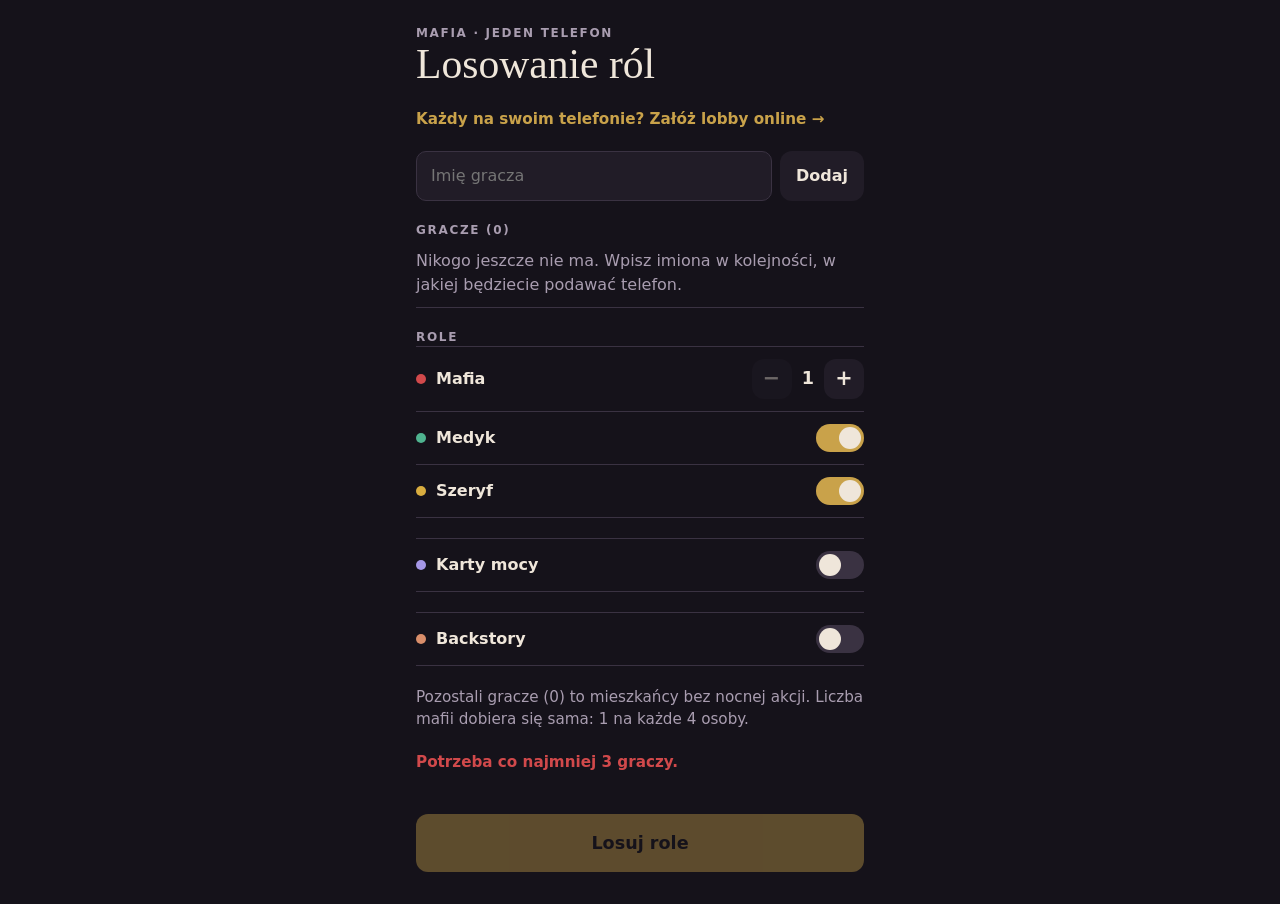
<file: index.html>
<!doctype html>
<html lang="pl">
<head>
<meta charset="utf-8">
<meta name="viewport" content="width=device-width, initial-scale=1, viewport-fit=cover">
<meta http-equiv="Content-Security-Policy" content="default-src 'none'; script-src 'self'; style-src 'self' 'unsafe-inline' https://fonts.googleapis.com; font-src https://fonts.gstatic.com; img-src 'self' data:; base-uri 'none'; form-action 'none'">
<meta name="referrer" content="no-referrer">
<title>Mafia Losowanie Ról</title>
<link rel="preconnect" href="https://fonts.googleapis.com">
<link rel="preconnect" href="https://fonts.gstatic.com" crossorigin>
<link rel="stylesheet" href="https://fonts.googleapis.com/css2?family=DM+Serif+Display&family=Manrope:wght@400;600;800&display=swap">
<link rel="stylesheet" href="style.css">
</head>
<body>
<main class="app" id="app"></main>

<script src="shared.js"></script>
<script src="single.js"></script>
</body>
</html>
</file>
<file: style.css>
/* Layout: one centered column, one screen at a time (setup → handoff → reveal → done). Dark by design: the phone gets passed around a dim table. */
:root {
  --bg: #15121a;
  --surface: #211c27;
  --line: #3a3242;
  --fg: #efe6da;
  --muted: #a99db0;
  --accent: #c9a24a;
  --mafia: #d1494b;
  --medyk: #4fb38f;
  --szeryf: #d9ad3f;
  --town: #b9aec4;
  --power: #a597e6;
  --story: #d98e6a;
  --font-display: "DM Serif Display", Georgia, "Times New Roman", serif;
  --font-body: "Manrope", system-ui, -apple-system, "Segoe UI", sans-serif;
  color-scheme: dark;
}
* { box-sizing: border-box; }
html, body { height: 100%; }
body {
  margin: 0;
  background: var(--bg);
  color: var(--fg);
  font-family: var(--font-body);
  font-size: 16px;
  line-height: 1.5;
  -webkit-tap-highlight-color: transparent;
}
.app {
  max-width: 30rem;
  margin: 0 auto;
  min-height: 100%;
  padding-inline: 16px;
  padding-block: 24px 32px;
  display: flex;
  flex-direction: column;
}
.screen { display: flex; flex-direction: column; gap: 20px; flex: 1; }
h1, h2 {
  font-family: var(--font-display);
  font-weight: 400;
  margin: 0;
  text-wrap: balance;
  line-height: 1.1;
}
h1 { font-size: 2.6rem; }
h2 { font-size: 2rem; }
.eyebrow {
  font-size: .75rem;
  letter-spacing: .14em;
  text-transform: uppercase;
  color: var(--muted);
  font-weight: 600;
}
p { margin: 0; }
.muted { color: var(--muted); }

/* Players */
.add-row { display: flex; gap: 8px; }
.add-row input {
  flex: 1;
  min-width: 0;
  font: inherit;
  color: var(--fg);
  background: var(--surface);
  border: 1px solid var(--line);
  border-radius: 10px;
  padding: 12px 14px;
}
.add-row input:focus-visible { outline: 2px solid var(--accent); outline-offset: 1px; }
.players { list-style: none; margin: 0; padding: 0; display: flex; flex-direction: column; }
.players li {
  display: flex;
  align-items: center;
  gap: 12px;
  padding: 10px 0;
  border-bottom: 1px solid var(--line);
}
.players .num { width: 1.6rem; color: var(--muted); font-variant-numeric: tabular-nums; font-size: .9rem; }
.players .name { flex: 1; min-width: 0; overflow-wrap: anywhere; font-weight: 600; }
.empty { color: var(--muted); padding: 12px 0; border-bottom: 1px solid var(--line); }

/* Roles config */
.config { display: flex; flex-direction: column; border-top: 1px solid var(--line); }
.config-row {
  display: flex;
  align-items: center;
  justify-content: space-between;
  gap: 12px;
  padding: 12px 0;
  border-bottom: 1px solid var(--line);
}
.config-row .label { display: flex; align-items: center; gap: 10px; font-weight: 600; }
.dot { width: 10px; height: 10px; border-radius: 50%; flex: none; }
.stepper { display: flex; align-items: center; gap: 4px; }
.stepper output { min-width: 2ch; text-align: center; font-weight: 800; font-variant-numeric: tabular-nums; font-size: 1.1rem; }
.switch { position: relative; width: 48px; height: 28px; flex: none; }
.switch input { position: absolute; inset: 0; opacity: 0; margin: 0; cursor: pointer; }
.switch span {
  position: absolute; inset: 0;
  background: var(--line);
  border-radius: 14px;
  transition: background .15s;
  pointer-events: none;
}
.switch span::after {
  content: "";
  position: absolute; top: 3px; left: 3px;
  width: 22px; height: 22px; border-radius: 50%;
  background: var(--fg);
  transition: transform .15s;
}
.switch input:checked + span { background: var(--accent); }
.switch input:checked + span::after { transform: translateX(20px); }
.switch input:focus-visible + span { outline: 2px solid var(--accent); outline-offset: 2px; }
.summary { font-size: .95rem; color: var(--muted); }
.warn { color: var(--mafia); font-size: .95rem; font-weight: 600; }

/* Buttons */
button {
  font: inherit;
  cursor: pointer;
  border: none;
  border-radius: 12px;
  color: var(--fg);
  background: var(--surface);
  padding: 12px 16px;
  font-weight: 600;
}
button:focus-visible { outline: 2px solid var(--accent); outline-offset: 2px; }
button:disabled { opacity: .4; cursor: not-allowed; }
.btn-primary {
  background: var(--accent);
  color: var(--bg);
  font-weight: 800;
  font-size: 1.1rem;
  padding: 16px;
  width: 100%;
}
.btn-ghost { background: transparent; border: 1px solid var(--line); width: 100%; }
.btn-icon { width: 40px; height: 40px; padding: 0; font-size: 1.3rem; line-height: 1; background: var(--surface); }
.btn-remove { background: transparent; color: var(--muted); width: 36px; height: 36px; padding: 0; font-size: 1.3rem; }
.spacer { flex: 1; }
.actions { display: flex; flex-direction: column; gap: 10px; }

/* Handoff */
.handoff { justify-content: center; text-align: center; align-items: center; }
.handoff .who { font-family: var(--font-display); font-size: 3.2rem; line-height: 1.05; overflow-wrap: anywhere; }
.progress { font-variant-numeric: tabular-nums; color: var(--muted); }
.progress-bar { width: 100%; height: 4px; background: var(--surface); border-radius: 2px; overflow: hidden; }
.progress-bar div { height: 100%; background: var(--accent); transition: width .2s; }

/* Role card */
.card {
  border: 2px solid var(--role);
  border-radius: 18px;
  padding: 28px 20px;
  text-align: center;
  display: flex;
  flex-direction: column;
  gap: 14px;
  align-items: center;
  animation: flip .35s ease-out;
}
.card .role-name { font-family: var(--font-display); font-size: 3.4rem; color: var(--role); line-height: 1; }
.card .for { color: var(--muted); }
.card .desc { max-width: 26rem; }
.card .partners { border-top: 1px solid var(--line); padding-top: 14px; width: 100%; }
.card .partners strong { color: var(--role); }
.sigil { width: 64px; height: 64px; }
@keyframes flip { from { transform: scale(.94); } to { transform: none; } }

/* Power cards */
.power-head { display: flex; align-items: center; justify-content: space-between; gap: 12px; }
.power-bulk { display: flex; gap: 8px; padding-top: 12px; }
.power-bulk button { padding: 6px 12px; font-size: .85rem; background: transparent; border: 1px solid var(--line); color: var(--muted); }
.power-row { align-items: flex-start; }
.power-row .label { flex-direction: column; align-items: flex-start; gap: 2px; min-width: 0; }
.power-row .pdesc { font-weight: 400; font-size: .88rem; color: var(--muted); }
.power-card {
  border: 1px dashed var(--power);
  border-radius: 14px;
  padding: 16px 18px;
  display: flex;
  flex-direction: column;
  gap: 6px;
}
.power-card .eyebrow { color: var(--power); }
.power-card .pname { font-family: var(--font-display); font-size: 1.8rem; line-height: 1.1; color: var(--power); }
.power-card .note { font-size: .85rem; color: var(--muted); }
.roster .p { display: block; font-size: .85rem; color: var(--power); }

/* Backstory */
.story-card { border-left: 3px solid var(--story); padding: 4px 0 4px 16px; display: flex; flex-direction: column; gap: 6px; }
.story-card .eyebrow { color: var(--story); }
.story-card .sname { font-family: var(--font-display); font-size: 1.6rem; line-height: 1.1; }
.story-card .note { font-size: .85rem; color: var(--muted); }
.roster .s { display: block; font-size: .85rem; color: var(--story); }

/* Narrator list */
.roster { list-style: none; margin: 0; padding: 0; }
.roster li { display: flex; justify-content: space-between; gap: 12px; padding: 10px 0; border-bottom: 1px solid var(--line); }
.roster .r { font-weight: 800; }

.confirm-box { border: 1px solid var(--line); border-radius: 12px; padding: 16px; display: flex; flex-direction: column; gap: 12px; }
.confirm-box .row { display: flex; gap: 10px; }
.confirm-box .row button { flex: 1; }

@media (prefers-reduced-motion: reduce) {
  .card { animation: none; }
  .switch span, .switch span::after, .progress-bar div { transition: none; }
}

/* Mode switch link */
.mode-link { color: var(--accent); font-weight: 600; text-decoration: none; font-size: .95rem; }
.mode-link:hover, .mode-link:focus-visible { text-decoration: underline; }

/* Online mode */
.field { display: flex; flex-direction: column; gap: 6px; }
.field input {
  font: inherit;
  color: var(--fg);
  background: var(--surface);
  border: 1px solid var(--line);
  border-radius: 10px;
  padding: 12px 14px;
  width: 100%;
}
.field input:focus-visible { outline: 2px solid var(--accent); outline-offset: 1px; }
.field .code-input { text-transform: uppercase; letter-spacing: .3em; font-weight: 800; font-size: 1.4rem; text-align: center; }
.or { display: flex; align-items: center; gap: 12px; color: var(--muted); font-size: .85rem; text-transform: uppercase; letter-spacing: .14em; }
.or::before, .or::after { content: ""; flex: 1; height: 1px; background: var(--line); }
.code-box { display: flex; flex-direction: column; align-items: center; gap: 8px; padding: 18px 16px; border: 1px solid var(--line); border-radius: 14px; text-align: center; }
.code-box .code { font-family: var(--font-display); font-size: 3.4rem; letter-spacing: .12em; line-height: 1; color: var(--accent); }
.code-box .link { font-size: .85rem; color: var(--muted); overflow-wrap: anywhere; user-select: all; }
.code-box button { padding: 8px 14px; font-size: .9rem; }
.status { display: inline-flex; align-items: center; gap: 8px; font-size: .9rem; color: var(--muted); }
.status .dot { width: 8px; height: 8px; }
.on { background: var(--medyk); }
.off { background: var(--mafia); }
.wait { background: var(--szeryf); }
.players .tag { font-size: .8rem; color: var(--muted); }
.alert {
  border: 2px solid var(--power);
  background: var(--surface);
  border-radius: 14px;
  padding: 16px;
  display: flex;
  flex-direction: column;
  gap: 8px;
  animation: pulse 1.2s ease-out 2;
}
.alert .who-uses { font-family: var(--font-display); font-size: 1.7rem; line-height: 1.15; }
.alert .who-uses em { font-style: normal; color: var(--power); }
.alert p { font-size: .95rem; }
@keyframes pulse { 0% { box-shadow: 0 0 0 0 var(--power); } 100% { box-shadow: 0 0 0 14px transparent; } }
.log { list-style: none; margin: 0; padding: 0; }
.log li { display: flex; justify-content: space-between; gap: 12px; padding: 8px 0; border-bottom: 1px solid var(--line); font-size: .95rem; }
.log time { color: var(--muted); font-variant-numeric: tabular-nums; flex: none; }
.roster .used { text-decoration: line-through; opacity: .6; }
.btn-power { background: var(--power); color: var(--bg); font-weight: 800; width: 100%; }
.veil {
  border: 1px dashed var(--line);
  border-radius: 18px;
  padding: 40px 20px;
  text-align: center;
  display: flex;
  flex-direction: column;
  gap: 12px;
  align-items: center;
}
@media (prefers-reduced-motion: reduce) { .alert { animation: none; } }
</file>
